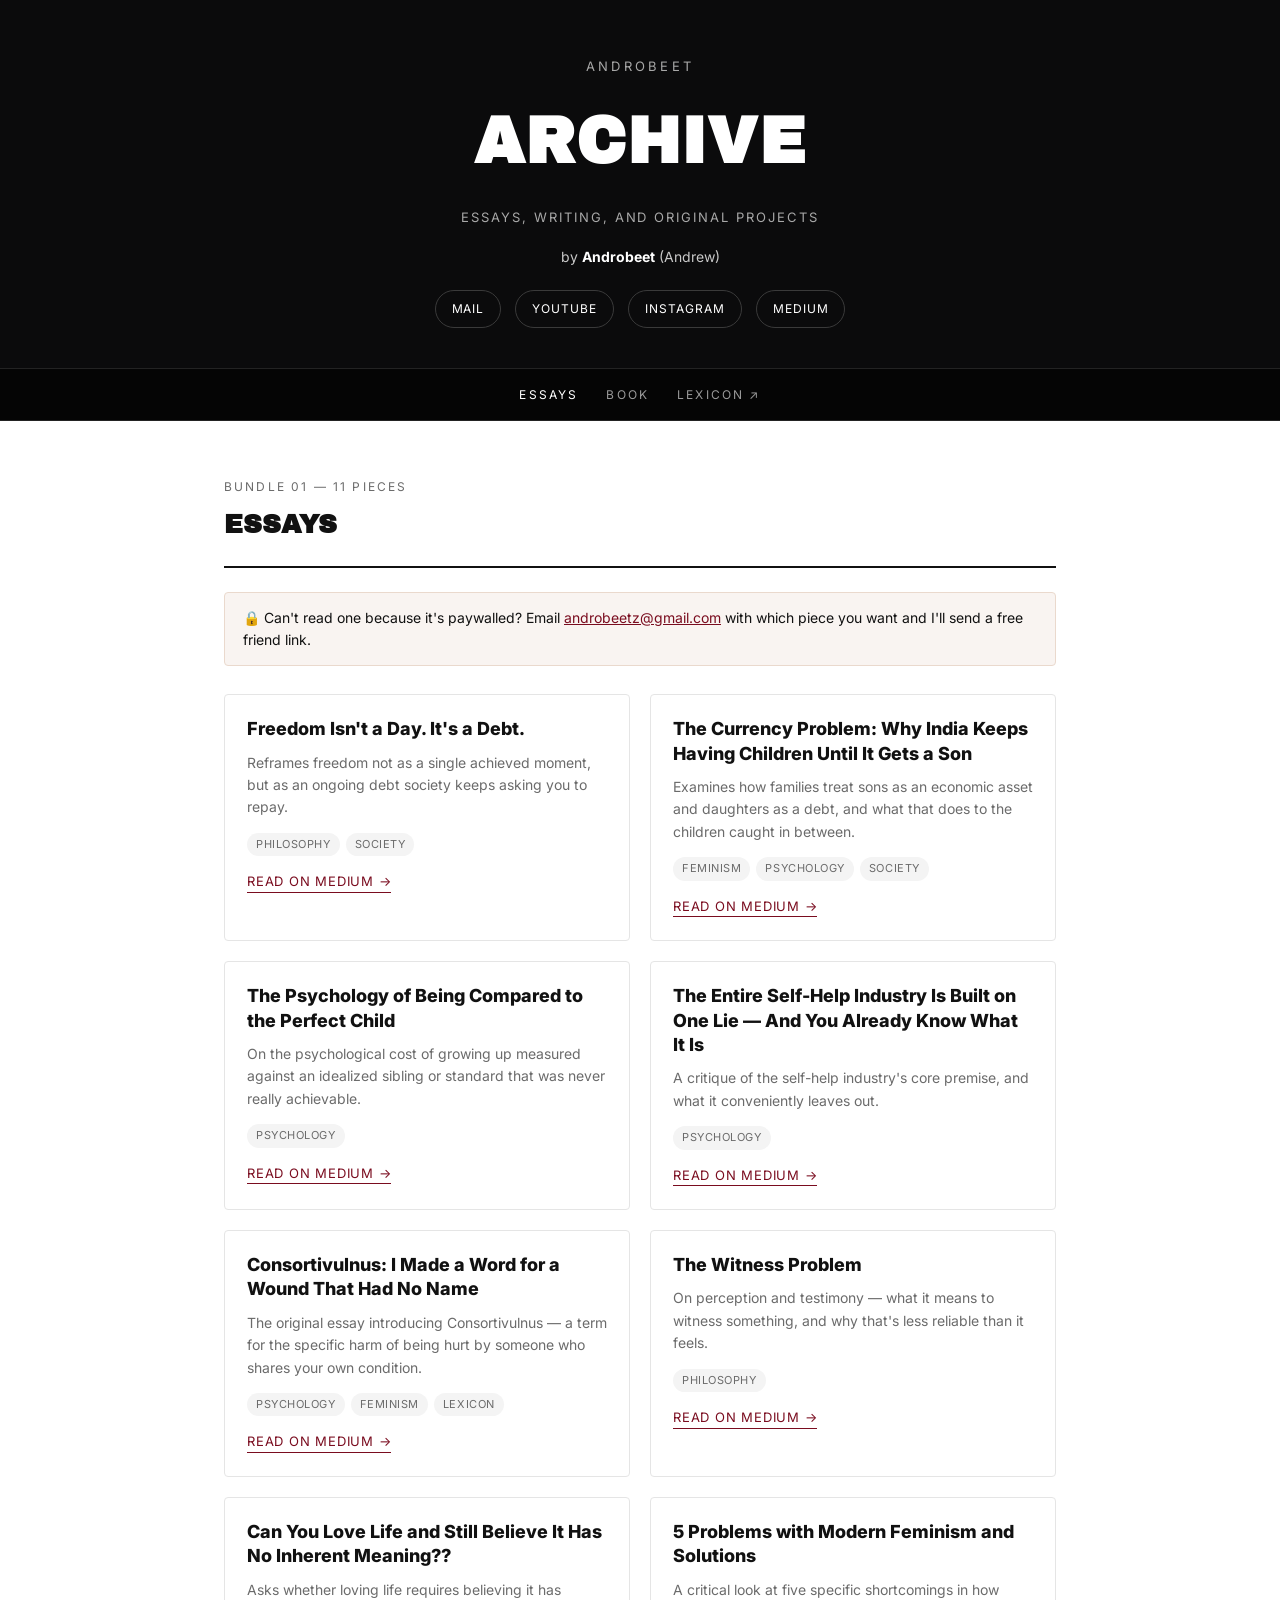
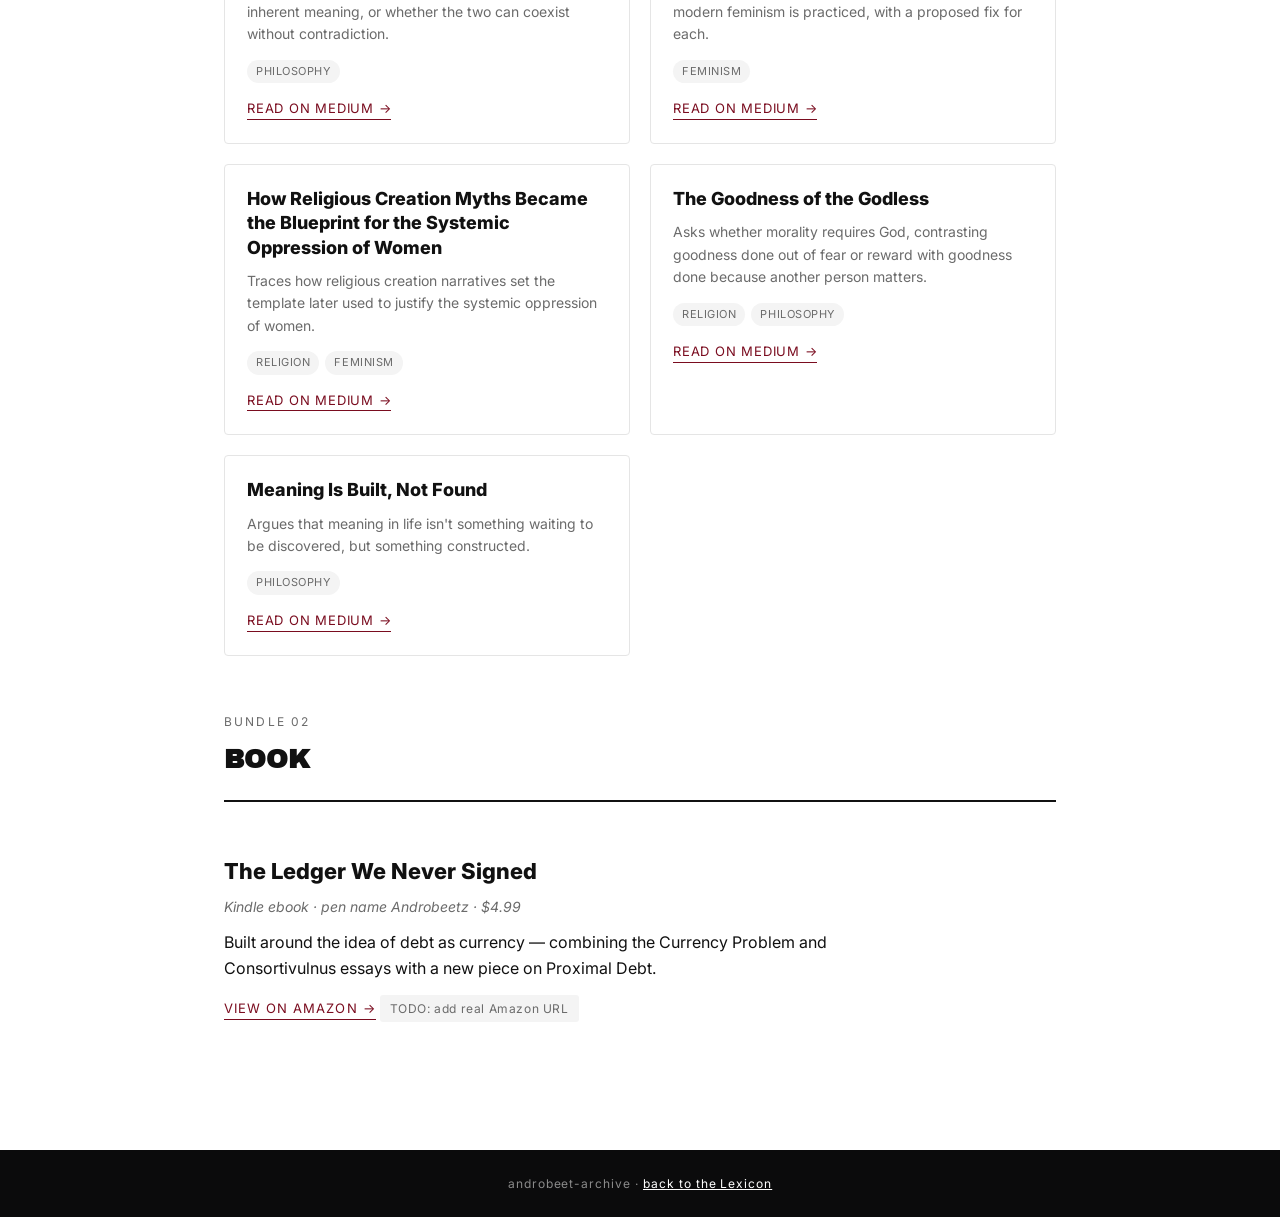
<file: index.html>
<!DOCTYPE html>
<html lang="en">
<head>
<meta charset="UTF-8">
<meta name="viewport" content="width=device-width, initial-scale=1">
<title>androbeet — Archive</title>
<meta name="description" content="A permanent archive of Andrew's essays on philosophy, atheism, feminism, and psychology, published as androbeet.">
<link rel="canonical" href="https://androbeet.github.io/androbeet-archive/">

<meta property="og:type" content="website">
<meta property="og:title" content="androbeet — Archive">
<meta property="og:description" content="A permanent archive of Andrew's essays on philosophy, atheism, feminism, and psychology, published as androbeet.">
<meta property="og:url" content="https://androbeet.github.io/androbeet-archive/">
<meta name="twitter:card" content="summary">
<meta name="twitter:title" content="androbeet — Archive">
<meta name="twitter:description" content="A permanent archive of Andrew's essays on philosophy, atheism, feminism, and psychology, published as androbeet.">

<link rel="preconnect" href="https://fonts.googleapis.com">
<link rel="preconnect" href="https://fonts.gstatic.com" crossorigin>
<link href="https://fonts.googleapis.com/css2?family=Archivo+Black&family=Inter:wght@400;500;800&display=swap" rel="stylesheet">
<link rel="stylesheet" href="assets/css/style.css">

<script type="application/ld+json">
{
  "@context": "https://schema.org",
  "@type": "Person",
  "name": "Andrew",
  "alternateName": "androbeet",
  "email": "mailto:androbeetz@gmail.com",
  "sameAs": [
    "https://androbeet.github.io/",
    "https://medium.com/@androbeet",
    "https://youtube.com/@androbeet",
    "https://instagram.com/androbeet_"
  ]
}
</script>
</head>
<body>

  <div class="hero">
    <div class="eyebrow">ANDROBEET</div>
    <h1>Archive</h1>
    <div class="tagline">Essays, writing, and original projects</div>
    <div class="byline">by <strong>Androbeet</strong> (Andrew)</div>
    <div class="social-bar">
      <a href="mailto:androbeetz@gmail.com">Mail</a>
      <a href="https://youtube.com/@androbeet?si=fq-o38ZmZFT8ui59">YouTube</a>
      <a href="https://instagram.com/androbeet_">Instagram</a>
      <a href="https://medium.com/@androbeet">Medium</a>
    </div>
  </div>

  <nav class="categories">
    <div class="wrap">
      <a href="#essays" class="active">Essays</a>
      <a href="#book">Book</a>
      <a href="https://androbeet.github.io/">Lexicon ↗</a>
    </div>
  </nav>

  <main>
    <div class="wrap">

      <section id="essays">
        <div class="bundle-label">Bundle 01 — 11 pieces</div>
        <h2 class="bundle-title">Essays</h2>

        <div class="paid-note">
          🔒 Can't read one because it's paywalled? Email
          <a href="mailto:androbeetz@gmail.com">androbeetz@gmail.com</a>
          with which piece you want and I'll send a free friend link.
        </div>

        <div class="essay-grid">
          <div class="essay-card">
            <h3><a href="https://medium.com/illumination/freedom-isnt-a-day-it-s-a-debt-16ba61210467">Freedom Isn&#x27;t a Day. It&#x27;s a Debt.</a></h3>
            <p>Reframes freedom not as a single achieved moment, but as an ongoing debt society keeps asking you to repay.</p>
            <div class="tags">
<span class="tag">Philosophy</span>
<span class="tag">Society</span>
              
            </div>
            <a class="read" href="https://medium.com/illumination/freedom-isnt-a-day-it-s-a-debt-16ba61210467">Read on Medium →</a>
          </div>
          <div class="essay-card">
            <h3><a href="https://medium.com/illumination/the-currency-problem-why-india-keeps-having-children-until-it-gets-a-son-aae0c03ab69a">The Currency Problem: Why India Keeps Having Children Until It Gets a Son</a></h3>
            <p>Examines how families treat sons as an economic asset and daughters as a debt, and what that does to the children caught in between.</p>
            <div class="tags">
<span class="tag">Feminism</span>
<span class="tag">Psychology</span>
<span class="tag">Society</span>
              
            </div>
            <a class="read" href="https://medium.com/illumination/the-currency-problem-why-india-keeps-having-children-until-it-gets-a-son-aae0c03ab69a">Read on Medium →</a>
          </div>
          <div class="essay-card">
            <h3><a href="https://medium.com/illumination/the-psychology-of-being-compared-to-the-perfect-child-772962e091cd">The Psychology of Being Compared to the Perfect Child</a></h3>
            <p>On the psychological cost of growing up measured against an idealized sibling or standard that was never really achievable.</p>
            <div class="tags">
<span class="tag">Psychology</span>
              
            </div>
            <a class="read" href="https://medium.com/illumination/the-psychology-of-being-compared-to-the-perfect-child-772962e091cd">Read on Medium →</a>
          </div>
          <div class="essay-card">
            <h3><a href="https://medium.com/illumination/the-entire-self-help-industry-is-built-on-one-lie-and-you-already-know-what-it-is-1e718a87a4ed">The Entire Self-Help Industry Is Built on One Lie — And You Already Know What It Is</a></h3>
            <p>A critique of the self-help industry&#x27;s core premise, and what it conveniently leaves out.</p>
            <div class="tags">
<span class="tag">Psychology</span>
              
            </div>
            <a class="read" href="https://medium.com/illumination/the-entire-self-help-industry-is-built-on-one-lie-and-you-already-know-what-it-is-1e718a87a4ed">Read on Medium →</a>
          </div>
          <div class="essay-card">
            <h3><a href="https://medium.com/illumination/consortivulnus-i-made-a-word-for-a-wound-that-had-no-name-a66c67fa0029">Consortivulnus: I Made a Word for a Wound That Had No Name</a></h3>
            <p>The original essay introducing Consortivulnus — a term for the specific harm of being hurt by someone who shares your own condition.</p>
            <div class="tags">
<span class="tag">Psychology</span>
<span class="tag">Feminism</span>
<span class="tag">Lexicon</span>
              
            </div>
            <a class="read" href="https://medium.com/illumination/consortivulnus-i-made-a-word-for-a-wound-that-had-no-name-a66c67fa0029">Read on Medium →</a>
          </div>
          <div class="essay-card">
            <h3><a href="https://medium.com/illumination/the-witness-problem-43663222d5dd">The Witness Problem</a></h3>
            <p>On perception and testimony — what it means to witness something, and why that&#x27;s less reliable than it feels.</p>
            <div class="tags">
<span class="tag">Philosophy</span>
              
            </div>
            <a class="read" href="https://medium.com/illumination/the-witness-problem-43663222d5dd">Read on Medium →</a>
          </div>
          <div class="essay-card">
            <h3><a href="https://medium.com/be-open/can-you-love-life-and-still-believe-it-has-no-inherent-meaning-0e82b4f28c5c">Can You Love Life and Still Believe It Has No Inherent Meaning??</a></h3>
            <p>Asks whether loving life requires believing it has inherent meaning, or whether the two can coexist without contradiction.</p>
            <div class="tags">
<span class="tag">Philosophy</span>
              
            </div>
            <a class="read" href="https://medium.com/be-open/can-you-love-life-and-still-believe-it-has-no-inherent-meaning-0e82b4f28c5c">Read on Medium →</a>
          </div>
          <div class="essay-card">
            <h3><a href="https://medium.com/be-open/5-problems-with-modern-feminism-and-solutions-2d938730dce2">5 Problems with Modern Feminism and Solutions</a></h3>
            <p>A critical look at five specific shortcomings in how modern feminism is practiced, with a proposed fix for each.</p>
            <div class="tags">
<span class="tag">Feminism</span>
              
            </div>
            <a class="read" href="https://medium.com/be-open/5-problems-with-modern-feminism-and-solutions-2d938730dce2">Read on Medium →</a>
          </div>
          <div class="essay-card">
            <h3><a href="https://medium.com/write-a-catalyst/how-religious-creation-myths-became-the-blueprint-for-the-systemic-oppression-of-women-bfe6a6fbc815">How Religious Creation Myths Became the Blueprint for the Systemic Oppression of Women</a></h3>
            <p>Traces how religious creation narratives set the template later used to justify the systemic oppression of women.</p>
            <div class="tags">
<span class="tag">Religion</span>
<span class="tag">Feminism</span>
              
            </div>
            <a class="read" href="https://medium.com/write-a-catalyst/how-religious-creation-myths-became-the-blueprint-for-the-systemic-oppression-of-women-bfe6a6fbc815">Read on Medium →</a>
          </div>
          <div class="essay-card">
            <h3><a href="https://medium.com/activated-thinker/the-goodness-of-the-godless-e6ead33d7922">The Goodness of the Godless</a></h3>
            <p>Asks whether morality requires God, contrasting goodness done out of fear or reward with goodness done because another person matters.</p>
            <div class="tags">
<span class="tag">Religion</span>
<span class="tag">Philosophy</span>
              
            </div>
            <a class="read" href="https://medium.com/activated-thinker/the-goodness-of-the-godless-e6ead33d7922">Read on Medium →</a>
          </div>
          <div class="essay-card">
            <h3><a href="https://medium.com/illumination/meaning-is-built-not-found-5a848f0ca261">Meaning Is Built, Not Found</a></h3>
            <p>Argues that meaning in life isn&#x27;t something waiting to be discovered, but something constructed.</p>
            <div class="tags">
<span class="tag">Philosophy</span>
              
            </div>
            <a class="read" href="https://medium.com/illumination/meaning-is-built-not-found-5a848f0ca261">Read on Medium →</a>
          </div>
        </div>
      </section>

      <section id="book" style="margin-top:56px;">
        <div class="bundle-label">Bundle 02</div>
        <h2 class="bundle-title">Book</h2>

        <div class="entry">
          <h3>The Ledger We Never Signed</h3>
          <div class="meta">Kindle ebook · pen name Androbeetz · $4.99</div>
          <p>Built around the idea of debt as currency — combining the Currency Problem and Consortivulnus essays with a new piece on Proximal Debt.</p>
          <a class="link" href="#">View on Amazon →</a>
          <span class="todo">TODO: add real Amazon URL</span>
        </div>
      </section>

    </div>
  </main>

  <footer>
    androbeet-archive · <a href="https://androbeet.github.io/">back to the Lexicon</a>
  </footer>

</body>
</html>
</file>
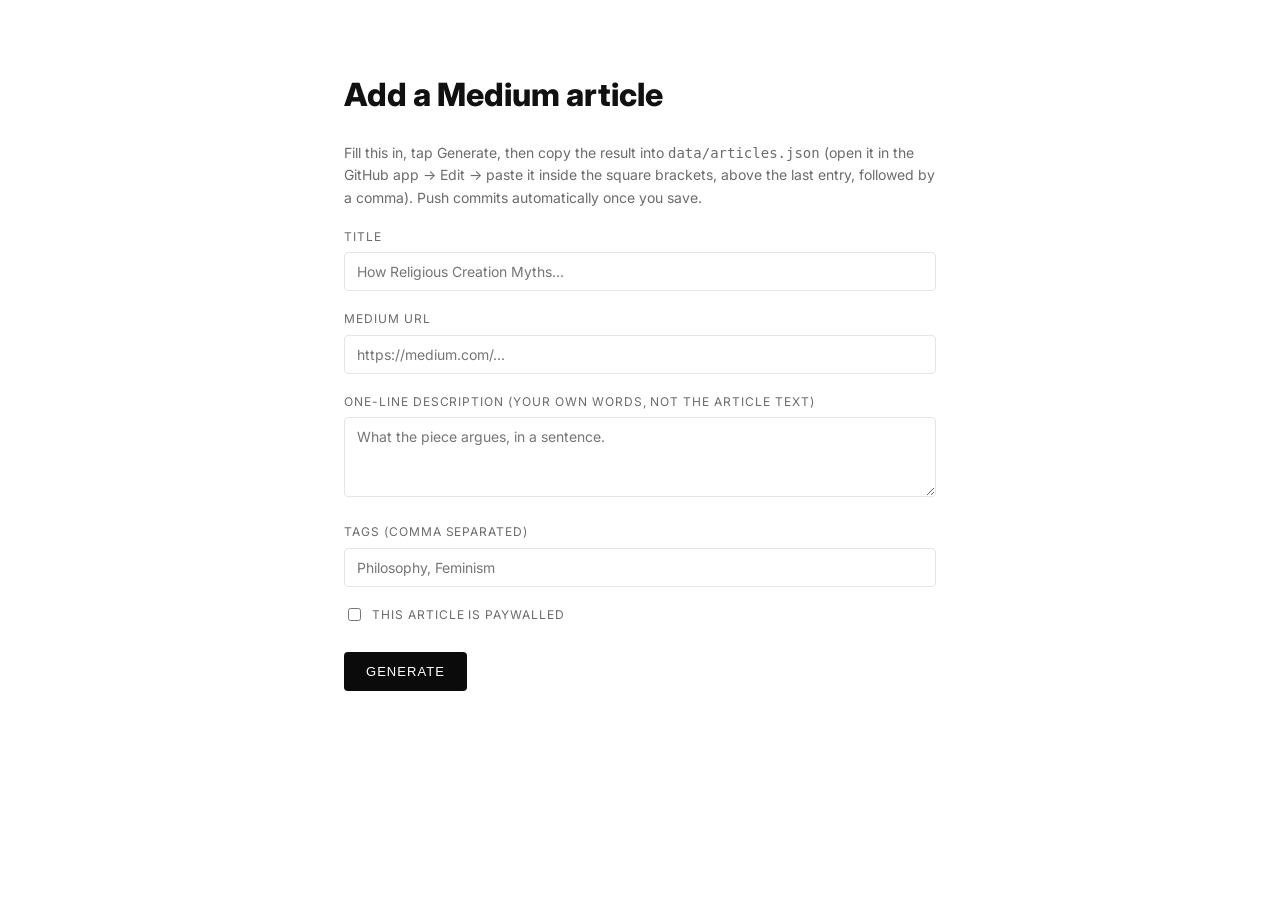
<file: tools/add-article.html>
<!DOCTYPE html>
<html lang="en">
<head>
<meta charset="UTF-8">
<meta name="viewport" content="width=device-width, initial-scale=1">
<title>androbeet — Add Article</title>
<meta name="robots" content="noindex">
<link href="https://fonts.googleapis.com/css2?family=Inter:wght@400;500;800&display=swap" rel="stylesheet">
<link rel="stylesheet" href="../assets/css/style.css">
</head>
<body>
  <div class="tool-page">
    <h1 style="font-family:'Inter',sans-serif;font-weight:800;">Add a Medium article</h1>
    <p style="color:var(--muted);font-size:14px;">
      Fill this in, tap Generate, then copy the result into <code>data/articles.json</code>
      (open it in the GitHub app → Edit → paste it inside the square brackets, above the
      last entry, followed by a comma). Push commits automatically once you save.
    </p>

    <label for="title">Title</label>
    <input type="text" id="title" placeholder="How Religious Creation Myths...">

    <label for="url">Medium URL</label>
    <input type="url" id="url" placeholder="https://medium.com/...">

    <label for="desc">One-line description (your own words, not the article text)</label>
    <textarea id="desc" placeholder="What the piece argues, in a sentence."></textarea>

    <label for="tags">Tags (comma separated)</label>
    <input type="text" id="tags" placeholder="Philosophy, Feminism">

    <label style="display:flex;align-items:center;gap:8px;margin-top:18px;">
      <input type="checkbox" id="paid" style="width:auto;">
      This article is paywalled
    </label>

    <button onclick="generate()">Generate</button>

    <pre id="output" style="display:none;"></pre>
  </div>

  <script>
    function generate() {
      const title = document.getElementById('title').value.trim();
      const url = document.getElementById('url').value.trim();
      const desc = document.getElementById('desc').value.trim();
      const tags = document.getElementById('tags').value
        .split(',').map(t => t.trim()).filter(Boolean);
      const paid = document.getElementById('paid').checked;

      const entry = {
        title, url, description: desc, tags, paid
      };

      const out = document.getElementById('output');
      out.style.display = 'block';
      out.textContent = JSON.stringify(entry, null, 2) + ',';
    }
  </script>
</body>
</html>
</file>
<file: assets/css/style.css>
/* androbeet-archive — matches the Lexicon's existing system:
   black hero, white body, blood-maroon accent, bold sans display type */

:root {
  --black: #0B0B0C;
  --white: #FFFFFF;
  --ink: #111111;
  --muted: #6B6B6B;
  --line: #E5E5E5;
  --maroon: #7A0C1F;
  --max: 880px;
}

* { box-sizing: border-box; }

body {
  margin: 0;
  background: var(--white);
  color: var(--ink);
  font-family: 'Inter', -apple-system, sans-serif;
  line-height: 1.6;
  -webkit-font-smoothing: antialiased;
}

.wrap { max-width: var(--max); margin: 0 auto; padding: 0 24px; }

/* ---- hero ---- */

.hero {
  background: var(--black);
  color: var(--white);
  text-align: center;
  padding: 56px 24px 40px;
}

.hero .eyebrow {
  font-family: 'Inter', sans-serif;
  font-size: 13px;
  letter-spacing: 0.25em;
  text-transform: uppercase;
  color: #A8A8A8;
  margin-bottom: 14px;
}

.hero h1 {
  font-family: 'Archivo Black', Arial, sans-serif;
  font-size: clamp(40px, 10vw, 64px);
  text-transform: uppercase;
  letter-spacing: 0.02em;
  margin: 0 0 14px;
}

.hero .tagline {
  font-size: 13px;
  letter-spacing: 0.15em;
  text-transform: uppercase;
  color: #A8A8A8;
  margin-bottom: 18px;
}

.hero .byline {
  font-size: 14px;
  color: #C9C9C9;
}

.hero .byline a { color: var(--white); }
.hero .byline strong { color: var(--white); }

/* ---- category nav ---- */

nav.categories {
  background: #050505;
  border-top: 1px solid #232323;
  border-bottom: 1px solid #232323;
}

nav.categories .wrap {
  display: flex;
  flex-wrap: wrap;
  justify-content: center;
  gap: 28px;
  padding: 16px 24px;
}

nav.categories a {
  font-size: 12px;
  letter-spacing: 0.18em;
  text-transform: uppercase;
  color: #9A9A9A;
  text-decoration: none;
}

nav.categories a:hover,
nav.categories a:focus-visible,
nav.categories a.active { color: var(--white); }

/* ---- content ---- */

main { padding: 56px 0 100px; }

.bundle-label {
  font-size: 12px;
  letter-spacing: 0.18em;
  text-transform: uppercase;
  color: var(--muted);
  margin-bottom: 8px;
}

.bundle-title {
  font-family: 'Archivo Black', Arial, sans-serif;
  font-size: 26px;
  text-transform: uppercase;
  margin: 0 0 24px;
  padding-bottom: 20px;
  border-bottom: 2px solid var(--ink);
}

.entry {
  padding: 28px 0;
  border-bottom: 1px solid var(--line);
}

.entry:last-child { border-bottom: none; }

.entry h3 {
  font-family: 'Inter', sans-serif;
  font-weight: 800;
  font-size: 22px;
  margin: 0 0 6px;
}

.entry .meta {
  font-style: italic;
  color: var(--muted);
  font-size: 14px;
  margin-bottom: 12px;
}

.entry p { margin: 0 0 14px; max-width: 68ch; }

.entry .link {
  display: inline-block;
  font-size: 13px;
  letter-spacing: 0.08em;
  text-transform: uppercase;
  color: var(--maroon);
  text-decoration: none;
  border-bottom: 1px solid var(--maroon);
}

.entry .todo {
  display: inline-block;
  font-size: 12px;
  letter-spacing: 0.05em;
  color: var(--muted);
  background: #F4F4F4;
  padding: 4px 10px;
  border-radius: 3px;
}

/* ---- footer ---- */

footer {
  background: var(--black);
  color: #8A8A8A;
  text-align: center;
  padding: 24px;
  font-size: 12px;
  letter-spacing: 0.08em;
}

footer a { color: var(--white); }

@media (prefers-reduced-motion: reduce) {
  * { transition: none !important; animation: none !important; }
}

/* ---- social/contact bar ---- */

.social-bar {
  display: flex;
  justify-content: center;
  gap: 14px;
  flex-wrap: wrap;
  margin-top: 22px;
}

.social-bar a {
  font-size: 12px;
  letter-spacing: 0.08em;
  text-transform: uppercase;
  color: var(--white);
  text-decoration: none;
  border: 1px solid #3A3A3A;
  border-radius: 999px;
  padding: 8px 16px;
}

.social-bar a:hover,
.social-bar a:focus-visible {
  border-color: var(--white);
}

/* ---- essay grid ---- */

.essay-grid {
  display: grid;
  grid-template-columns: repeat(auto-fill, minmax(280px, 1fr));
  gap: 20px;
}

.essay-card {
  border: 1px solid var(--line);
  padding: 22px;
  border-radius: 4px;
}

.essay-card h3 {
  font-size: 18px;
  font-weight: 800;
  margin: 0 0 10px;
  line-height: 1.35;
}

.essay-card h3 a {
  color: var(--ink);
  text-decoration: none;
}

.essay-card h3 a:hover,
.essay-card h3 a:focus-visible {
  color: var(--maroon);
}

.essay-card p {
  font-size: 14px;
  color: var(--muted);
  margin: 0 0 14px;
}

.essay-card .tags {
  display: flex;
  flex-wrap: wrap;
  gap: 6px;
  margin-bottom: 12px;
}

.essay-card .tag {
  font-size: 11px;
  letter-spacing: 0.05em;
  text-transform: uppercase;
  color: var(--muted);
  background: #F4F4F4;
  padding: 3px 9px;
  border-radius: 999px;
}

.essay-card .paid-badge {
  font-size: 11px;
  letter-spacing: 0.05em;
  text-transform: uppercase;
  color: var(--maroon);
  border: 1px solid var(--maroon);
  padding: 3px 9px;
  border-radius: 999px;
}

.essay-card .read {
  display: inline-block;
  font-size: 13px;
  letter-spacing: 0.06em;
  text-transform: uppercase;
  color: var(--maroon);
  text-decoration: none;
  border-bottom: 1px solid var(--maroon);
}

/* ---- paid-note banner ---- */

.paid-note {
  background: #F9F4F1;
  border: 1px solid #EAD9CD;
  border-radius: 4px;
  padding: 14px 18px;
  font-size: 14px;
  margin-bottom: 28px;
}

.paid-note a { color: var(--maroon); }

/* ---- admin tool form (tools/add-article.html) ---- */

.tool-page { max-width: 640px; margin: 0 auto; padding: 48px 24px; }

.tool-page label {
  display: block;
  font-size: 12px;
  letter-spacing: 0.08em;
  text-transform: uppercase;
  color: var(--muted);
  margin: 18px 0 6px;
}

.tool-page input[type="text"],
.tool-page input[type="url"],
.tool-page textarea {
  width: 100%;
  padding: 10px 12px;
  border: 1px solid var(--line);
  border-radius: 4px;
  font-family: 'Inter', sans-serif;
  font-size: 14px;
}

.tool-page textarea { min-height: 80px; resize: vertical; }

.tool-page button {
  margin-top: 22px;
  background: var(--black);
  color: var(--white);
  border: none;
  padding: 12px 22px;
  border-radius: 4px;
  font-size: 13px;
  letter-spacing: 0.08em;
  text-transform: uppercase;
  cursor: pointer;
}

.tool-page pre {
  margin-top: 22px;
  background: #F4F4F4;
  border-radius: 4px;
  padding: 16px;
  font-size: 13px;
  white-space: pre-wrap;
  word-break: break-word;
}
</file>
